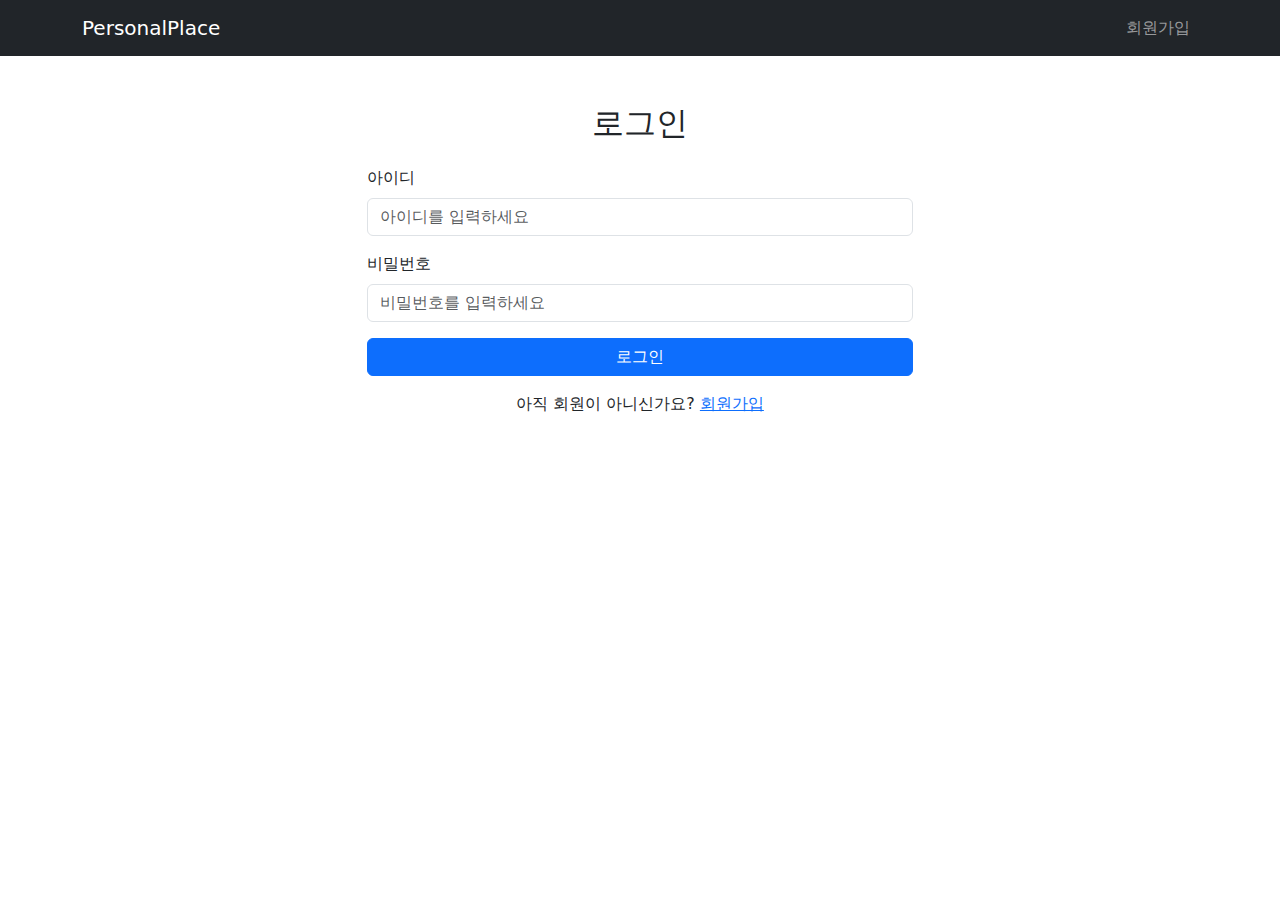
<file: app/templates/auth/login.html>
<!DOCTYPE html>
<html lang="ko">
<head>
    <meta charset="UTF-8">
    <meta name="viewport" content="width=device-width, initial-scale=1.0">
    <title>PersonalPlace - 로그인</title>
    <!-- Bootstrap CSS -->
    <link href="https://cdn.jsdelivr.net/npm/bootstrap@5.3.0/dist/css/bootstrap.min.css" rel="stylesheet">
</head>
<body>
    <!-- 네비게이션 바 -->
    <nav class="navbar navbar-expand-lg navbar-dark bg-dark">
        <div class="container">
            <a class="navbar-brand" href="/">PersonalPlace</a>
            <button class="navbar-toggler" type="button" data-bs-toggle="collapse" data-bs-target="#navbarNav" aria-controls="navbarNav" aria-expanded="false" aria-label="Toggle navigation">
                <span class="navbar-toggler-icon"></span>
            </button>
            <div class="collapse navbar-collapse" id="navbarNav">
                <ul class="navbar-nav ms-auto">
                    <li class="nav-item">
                        <a class="nav-link" href="/auth/signup">회원가입</a>
                    </li>
                </ul>
            </div>
        </div>
    </nav>

    <!-- 로그인 화면 콘텐츠 -->
    <div class="container mt-5">
        <div class="row justify-content-center">
            <div class="col-md-6">
                <h2 class="text-center mb-4">로그인</h2>
                <form action="/auth/login" method="post">
                    <div class="mb-3">
                        <label for="username" class="form-label">아이디</label>
                        <input type="text" class="form-control" id="username" name="username" placeholder="아이디를 입력하세요" required>
                    </div>
                    <div class="mb-3">
                        <label for="password" class="form-label">비밀번호</label>
                        <input type="password" class="form-control" id="password" name="password" placeholder="비밀번호를 입력하세요" required>
                    </div>
                    <div class="d-grid">
                        <button type="submit" class="btn btn-primary">로그인</button>
                    </div>
                </form>
                <div class="text-center mt-3">
                    <p>아직 회원이 아니신가요? <a href="/auth/signup">회원가입</a></p>
                </div>
            </div>
        </div>
    </div>

    <!-- Bootstrap JS -->
    <script src="https://cdn.jsdelivr.net/npm/bootstrap@5.3.0/dist/js/bootstrap.bundle.min.js"></script>
</body>
</html>
</file>
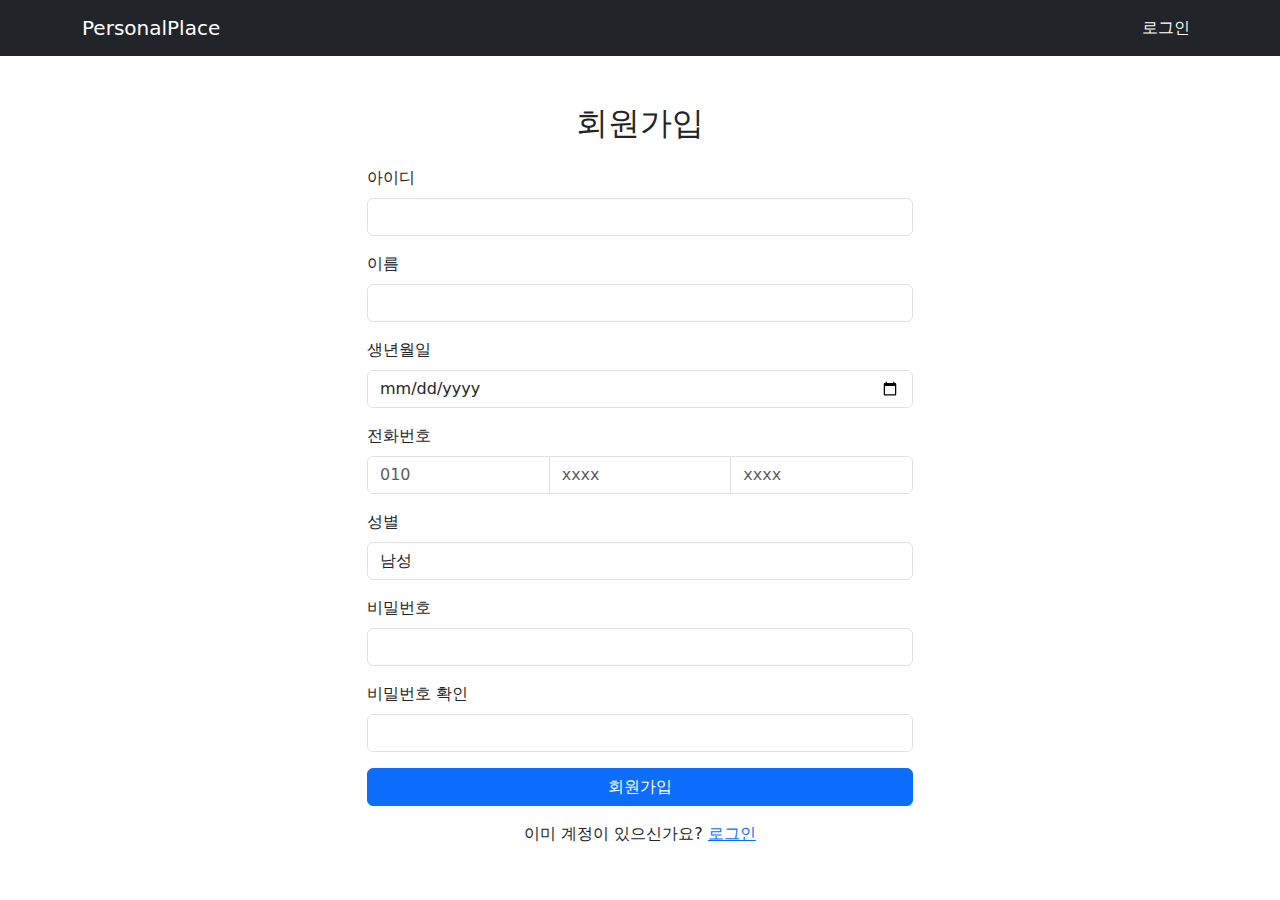
<file: app/templates/auth/signup.html>
<!DOCTYPE html>
<html lang="ko">
<head>
    <meta charset="UTF-8">
    <meta name="viewport" content="width=device-width, initial-scale=1.0">
    <title>회원가입</title>
    <!-- Bootstrap CSS -->
    <link href="https://cdn.jsdelivr.net/npm/bootstrap@5.3.0/dist/css/bootstrap.min.css" rel="stylesheet">
</head>
<body>
        <!-- 네비게이션 바 -->
    <nav class="navbar navbar-expand-lg navbar-dark bg-dark">
        <div class="container">
            <a class="navbar-brand" href="/">PersonalPlace</a>
            <button class="navbar-toggler" type="button" data-bs-toggle="collapse" data-bs-target="#navbarNav" aria-controls="navbarNav" aria-expanded="false" aria-label="Toggle navigation">
                <span class="navbar-toggler-icon"></span>
            </button>
            <div class="collapse navbar-collapse" id="navbarNav">
                <ul class="navbar-nav ms-auto">
                    <li class="nav-item">
                        <a class="nav-link active" href="/auth/login">로그인</a>
                    </li>
                </ul>
            </div>
        </div>
    </nav>

    <!-- 회원가입 화면 콘텐츠 -->
    <div class="container mt-5">
        <div class="row justify-content-center">
            <div class="col-md-6">
                <h2 class="text-center mb-4">회원가입</h2>
                <form method="POST" action="/auth/signup">
                    <div class="mb-3">
                        <label for="username" class="form-label">아이디</label>
                        <input type="text" class="form-control" id="username" name="username" required>
                    </div>
                    <div class="mb-3">
                        <label for="name" class="form-label">이름</label>
                        <input type="text" class="form-control" id="name" name="name" required>
                    </div>
                    <div class="mb-3">
                        <label for="birth_date" class="form-label">생년월일</label>
                        <input type="date" class="form-control" id="birth_date" name="birth_date">
                    </div>
                    <div class="mb-3">
                        <label for="phone_number" class="form-label">전화번호</label>
                        <div class="input-group">
                            <input type="text" class="form-control" name="phone_number_1" maxlength="3" placeholder="010" required>
                            <input type="text" class="form-control" name="phone_number_2" maxlength="4" placeholder="xxxx" required>
                            <input type="text" class="form-control" name="phone_number_3" maxlength="4" placeholder="xxxx" required>
                        </div>
                    </div>
                    <div class="mb-3">
                        <label for="gender" class="form-label">성별</label>
                        <select class="form-control" id="gender" name="gender">
                            <option value="Male">남성</option>
                            <option value="Female">여성</option>
                            <option value="Other">기타</option>
                        </select>
                    </div>
                    <div class="mb-3">
                        <label for="password" class="form-label">비밀번호</label>
                        <input type="password" class="form-control" id="password" name="password" required>
                    </div>
                    <div class="mb-3">
                        <label for="confirm_password" class="form-label">비밀번호 확인</label>
                        <input type="password" class="form-control" id="confirm_password" name="confirm_password" required>
                    </div>
                    <button type="submit" class="btn btn-primary w-100">회원가입</button>
                </form>
                <p class="text-center mt-3">
                    이미 계정이 있으신가요? <a href="/auth/login">로그인</a>
                </p>
            </div>
        </div>
    </div>

    <!-- Bootstrap JS -->
    <script src="https://cdn.jsdelivr.net/npm/bootstrap@5.3.0/dist/js/bootstrap.bundle.min.js"></script>
</body>
</html>
</file>
